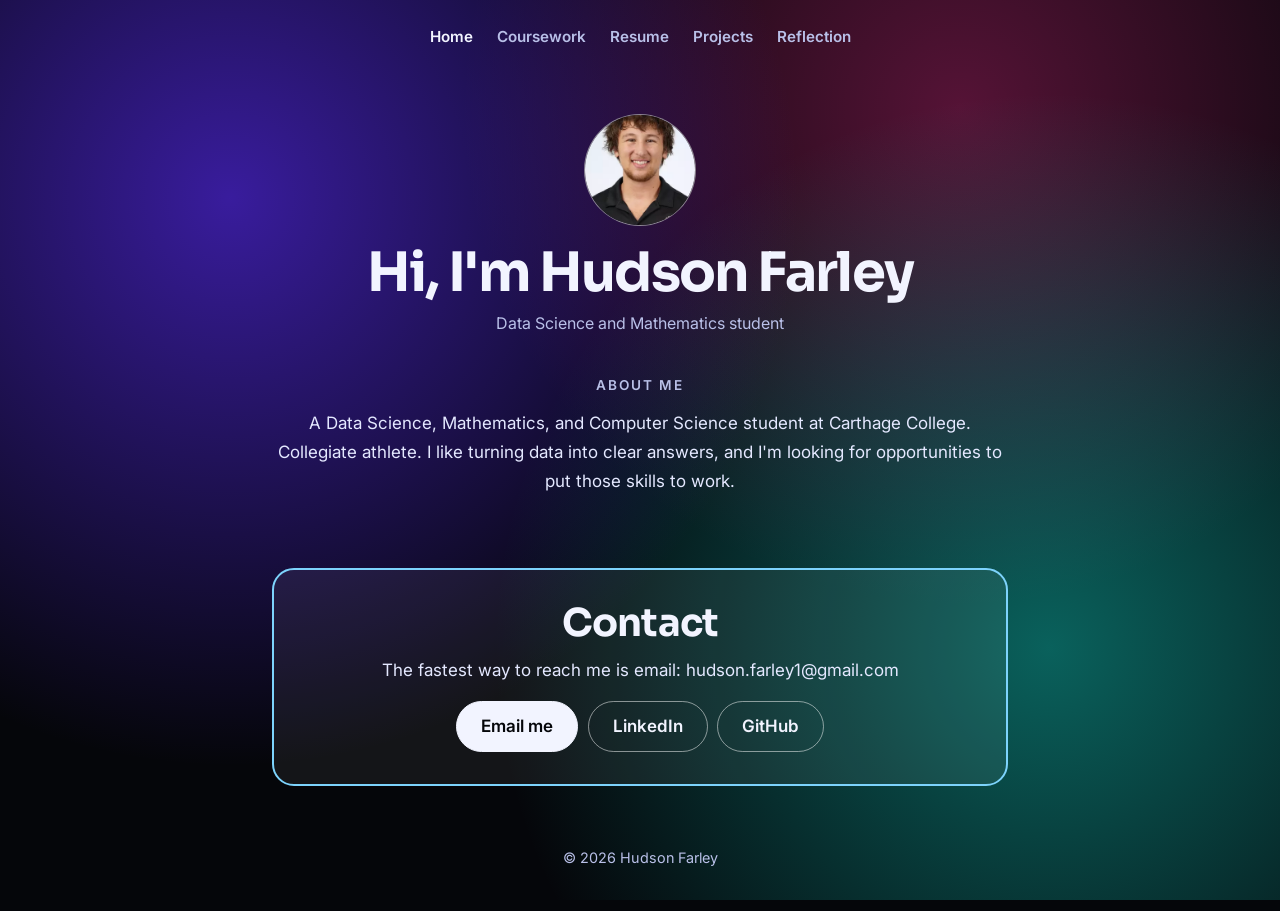
<file: index.html>
<!DOCTYPE html>
<html lang="en">
<head>
<meta charset="utf-8">
<meta name="viewport" content="width=device-width, initial-scale=1">
<title>Hudson Farley | Portfolio</title>
<meta name="description" content="Hudson Farley: about me and contact information.">
<link rel="stylesheet" href="assets/style.css?v=3">
<style>
  .portrait{width:9rem;aspect-ratio:1;border-radius:50%;overflow:hidden;border:1px dashed var(--line);background:var(--card);margin-bottom:1.75rem}
  .portrait:has(img){border:1px solid var(--line)}
  .portrait img{width:100%;height:100%;object-fit:cover;display:block}
</style>
</head>
<body>
<div class="wrap">

  <nav aria-label="Main">
    <div class="links">
      <a href="index.html" aria-current="page" style="color:var(--ink)">Home</a>
      <a href="coursework.html">Coursework</a>
      <a href="resume.html">Resume</a>
      <a href="projects.html">Projects</a>
      <a href="reflection.html">Reflection</a>
    </div>
  </nav>

  <header class="hero">
    <div class="portrait"><img src="images/portrait.png" alt="Photo of Hudson Farley" onerror="this.remove()"></div>
    <h1>Hi, I'm <span>Hudson Farley</span></h1>
  </header>

  <main>
    <section id="about">
      <h2>About me</h2>
      <p>A Data Science, Mathematics, and Computer Science student at Carthage College. Collegiate athlete. I like turning data into clear answers, and I'm looking for opportunities to put those skills to work.</p>
    </section>

    <section id="contact">
      <div class="feature">
        <h2>Contact</h2>
        <p>The fastest way to reach me is email: hudson.farley1@gmail.com</p>
        <div class="btns">
          <a class="btn primary" href="https://mail.google.com/mail/?view=cm&amp;fs=1&amp;to=hudson.farley1@gmail.com" target="_blank" rel="noopener">Email me</a>
          <a class="btn" href="https://www.linkedin.com/in/hudson-farley-6917283b4/">LinkedIn</a>
          <a class="btn" href="https://github.com/hdsn-frly">GitHub</a>
        </div>
      </div>
    </section>
  </main>

  <footer>&copy; 2026 Hudson Farley</footer>
</div>
</body>
</html>
</file>
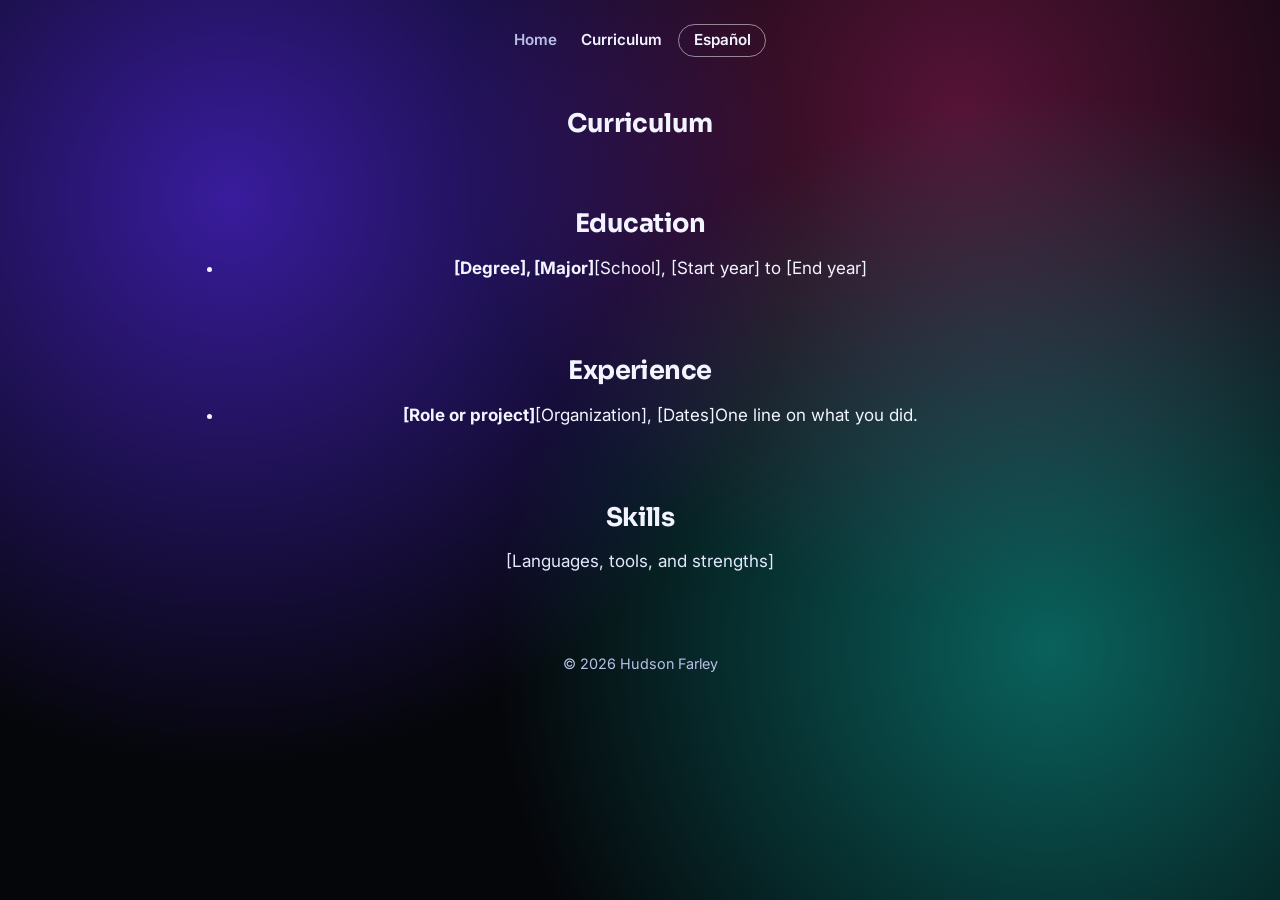
<file: cirriculum.html>
<!DOCTYPE html>
<html lang="en">
<head>
<meta charset="utf-8">
<meta name="viewport" content="width=device-width, initial-scale=1">
<title>Curriculum | Hudson Farley</title>
<meta name="description" content="Hudson Farley: education, experience, and skills.">
<link rel="stylesheet" href="assets/style.css?v=3">
</head>
<body>
<div class="wrap">

  <nav aria-label="Main">
    <div class="links">
      <a href="index.html">Home</a>
      <a href="curriculum.html" aria-current="page" style="color:var(--ink)">Curriculum</a>
    </div>
    <a class="lang" href="es/curriculum.html" hreflang="es" lang="es">Español</a>
  </nav>

  <main>
    <section>
      <h2>Curriculum</h2>
    </section>

    <section id="education">
      <h2>Education</h2>
      <ul class="timeline">
        <li><b>[Degree], [Major]</b><span>[School], [Start year] to [End year]</span></li>
      </ul>
    </section>

    <section id="experience">
      <h2>Experience</h2>
      <ul class="timeline">
        <li><b>[Role or project]</b><span>[Organization], [Dates]</span>One line on what you did.</li>
      </ul>
    </section>

    <section id="skills">
      <h2>Skills</h2>
      <p>[Languages, tools, and strengths]</p>
    </section>
  </main>

  <footer>&copy; 2026 Hudson Farley</footer>
</div>
</body>
</html>
</file>
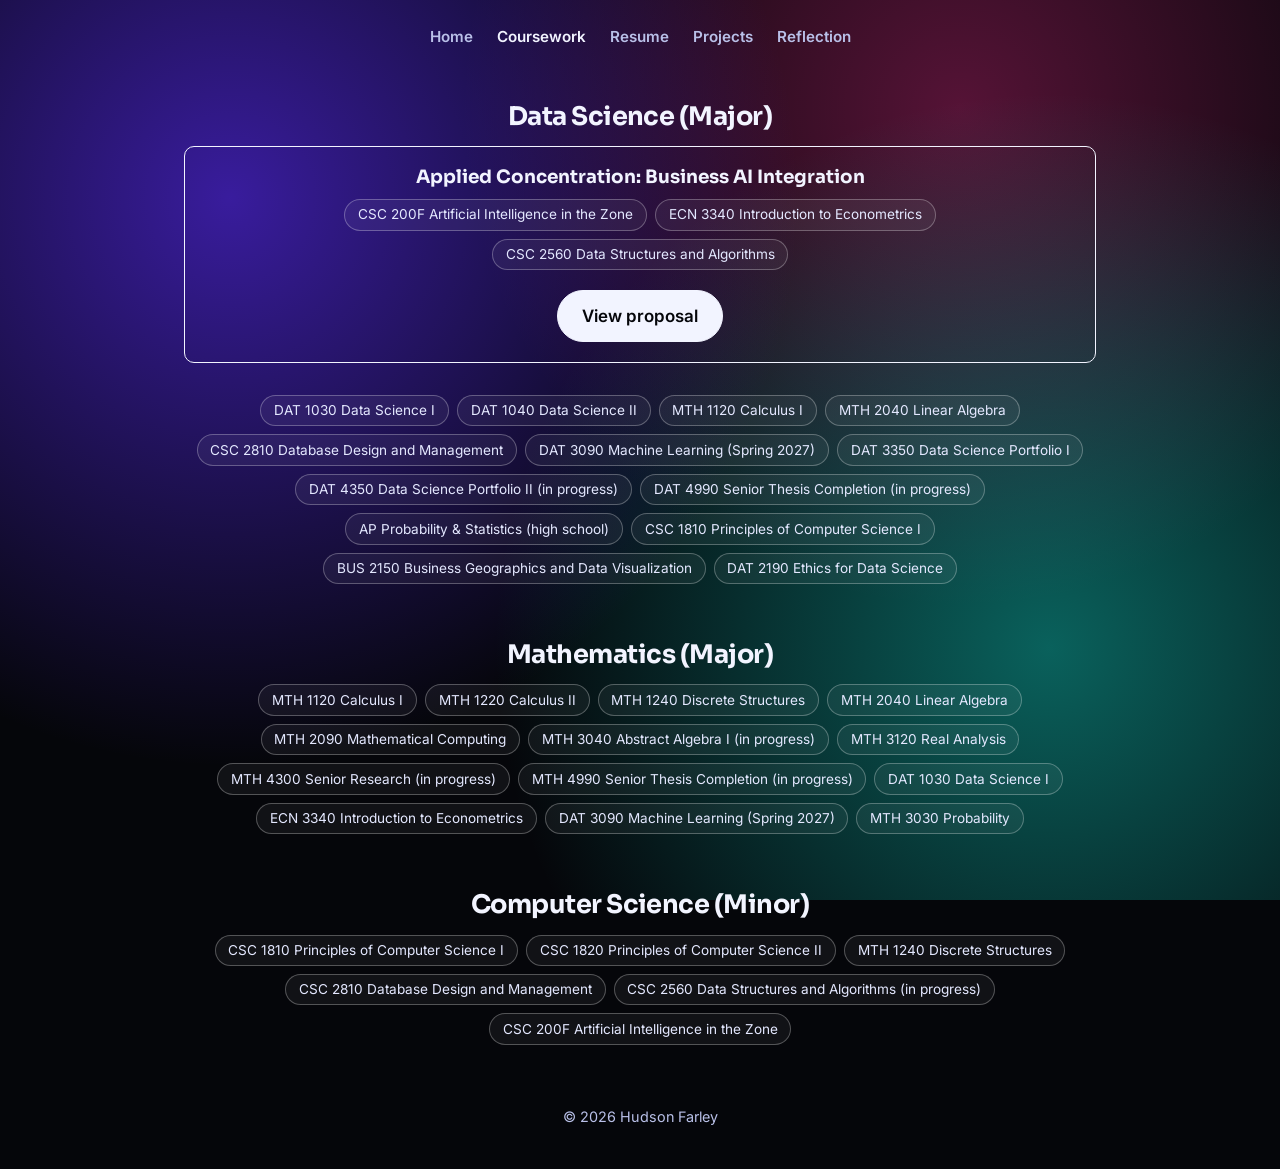
<file: coursework.html>
<!DOCTYPE html>
<html lang="en">
<head>
<meta charset="utf-8">
<meta name="viewport" content="width=device-width, initial-scale=1">
<title>Coursework | Hudson Farley</title>
<meta name="description" content="Hudson Farley: coursework in data science, mathematics, and computer science.">
<link rel="stylesheet" href="assets/style.css?v=3">
</head>
<body>
<div class="wrap">

  <nav aria-label="Main">
    <div class="links">
      <a href="index.html">Home</a>
      <a href="coursework.html" aria-current="page" style="color:var(--ink)">Coursework</a>
      <a href="resume.html">Resume</a>
      <a href="projects.html">Projects</a>
      <a href="reflection.html">Reflection</a>
    </div>
  </nav>

  <main>
    <section>
      <h2>Data Science (Major)</h2>

      <!-- Applied Concentration -->
      <div style="border:1px solid var(--ink); border-radius:10px; padding:1.25rem; margin:1rem 0 2rem;">
        <h3 style="margin:0 0 .75rem; font-size:1.15rem">
          Applied Concentration: Business AI Integration
        </h3>
        <ul class="tags">
          <li>CSC 200F Artificial Intelligence in the Zone</li>
          <li>ECN 3340 Introduction to Econometrics</li>
          <li>CSC 2560 Data Structures and Algorithms</li>
        </ul>
        <div class="btns" style="margin-top:1.25rem">
          <a class="btn primary" href="assets/proposal.pdf">View proposal</a>
        </div>
      </div>

      <ul class="tags">
        <li>DAT 1030 Data Science I</li>
        <li>DAT 1040 Data Science II</li>
        <li>MTH 1120 Calculus I</li>
        <li>MTH 2040 Linear Algebra</li>
        <li>CSC 2810 Database Design and Management</li>
        <li>DAT 3090 Machine Learning (Spring 2027)</li>
        <li>DAT 3350 Data Science Portfolio I</li>
        <li>DAT 4350 Data Science Portfolio II (in progress)</li>
        <li>DAT 4990 Senior Thesis Completion (in progress)</li>
        <li>AP Probability &amp; Statistics (high school)</li>
        <li>CSC 1810 Principles of Computer Science I</li>
        <li>BUS 2150 Business Geographics and Data Visualization</li>
        <li>DAT 2190 Ethics for Data Science</li>
      </ul>
    </section>

    <section>
      <h2>Mathematics (Major)</h2>
      <ul class="tags">
        <li>MTH 1120 Calculus I</li>
        <li>MTH 1220 Calculus II</li>
        <li>MTH 1240 Discrete Structures</li>
        <li>MTH 2040 Linear Algebra</li>
        <li>MTH 2090 Mathematical Computing</li>
        <li>MTH 3040 Abstract Algebra I (in progress)</li>
        <li>MTH 3120 Real Analysis</li>
        <li>MTH 4300 Senior Research (in progress)</li>
        <li>MTH 4990 Senior Thesis Completion (in progress)</li>
        <li>DAT 1030 Data Science I</li>
        <li>ECN 3340 Introduction to Econometrics</li>
        <li>DAT 3090 Machine Learning (Spring 2027)</li>
        <li>MTH 3030 Probability</li>
      </ul>
    </section>

    <section>
      <h2>Computer Science (Minor)</h2>
      <ul class="tags">
        <li>CSC 1810 Principles of Computer Science I</li>
        <li>CSC 1820 Principles of Computer Science II</li>
        <li>MTH 1240 Discrete Structures</li>
        <li>CSC 2810 Database Design and Management</li>
        <li>CSC 2560 Data Structures and Algorithms (in progress)</li>
        <li>CSC 200F Artificial Intelligence in the Zone</li>
      </ul>
    </section>
  </main>

  <footer>&copy; 2026 Hudson Farley</footer>
</div>
</body>
</html>
</file>
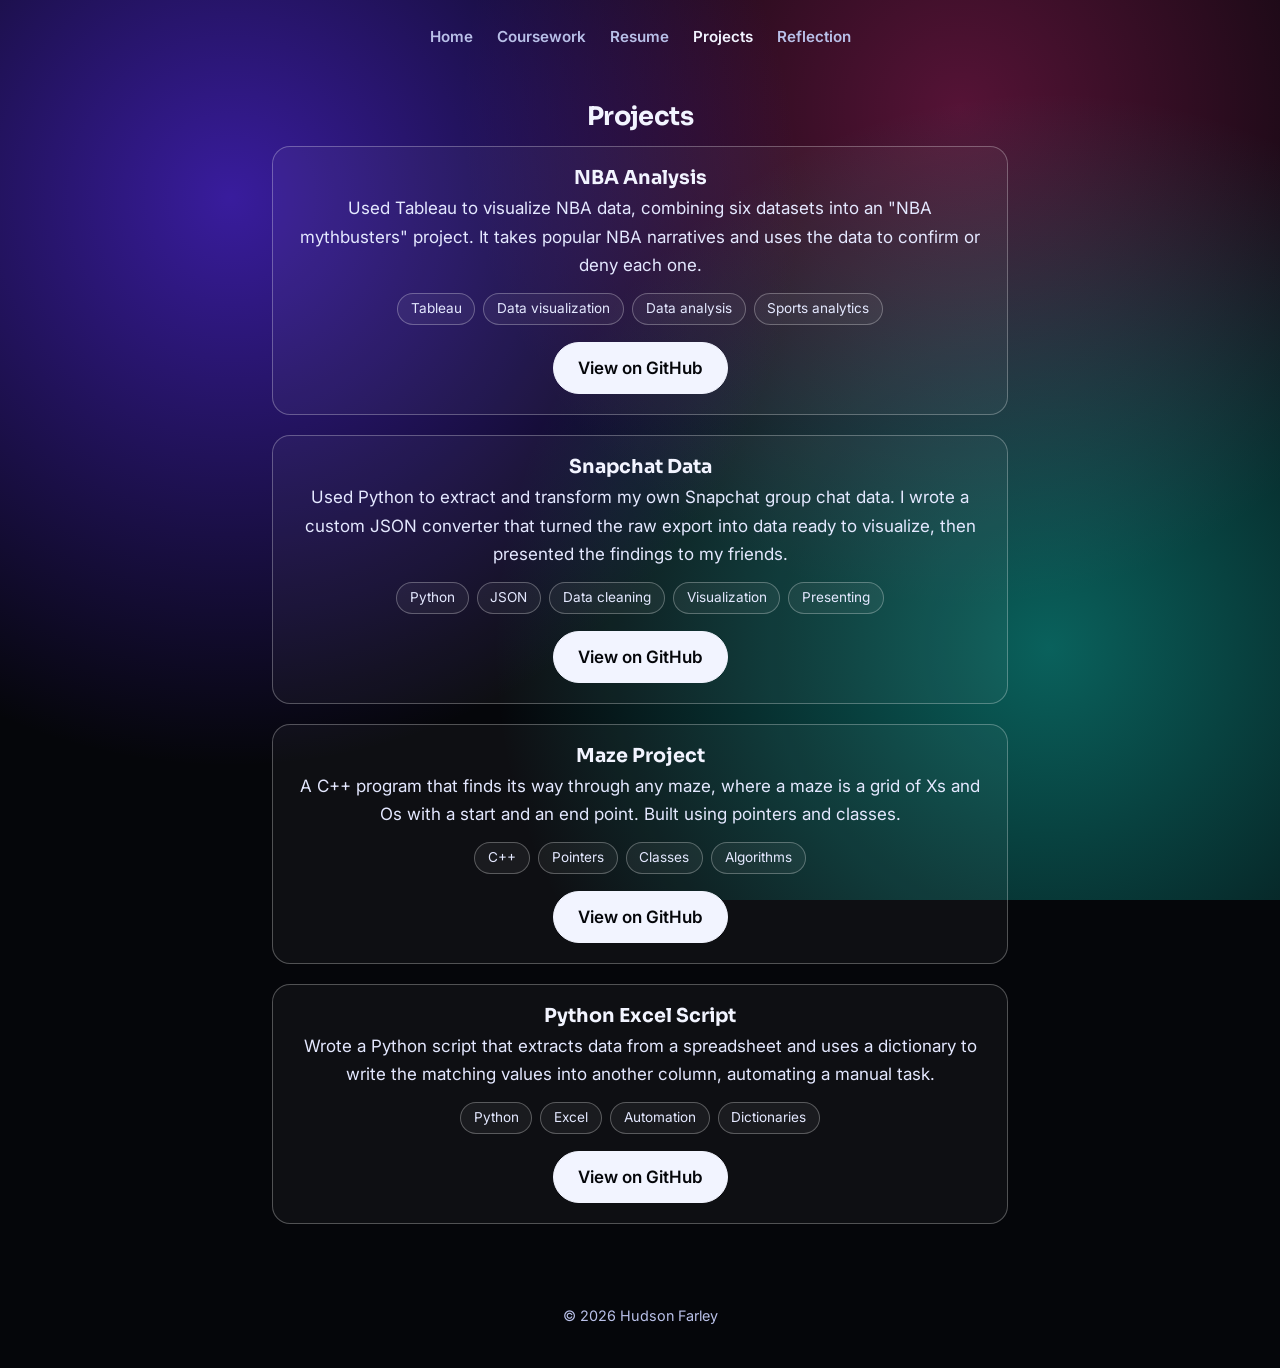
<file: projects.html>
<!DOCTYPE html>
<html lang="en">
<head>
<meta charset="utf-8">
<meta name="viewport" content="width=device-width, initial-scale=1">
<title>Projects | Hudson Farley</title>
<meta name="description" content="Hudson Farley's projects.">
<link rel="stylesheet" href="assets/style.css?v=3">
<style>
  .proj{max-width:36rem;margin:0 auto 1.25rem;padding:1.25rem 1.5rem;border:1px solid rgba(255,255,255,.28);border-radius:18px;background:rgba(255,255,255,.04)}
  .proj h3{font-size:1.2rem;margin:0 0 .35rem}
  .proj p{margin:0 0 .8rem}
</style>
</head>
<body>
<div class="wrap">

  <nav aria-label="Main">
    <div class="links">
      <a href="index.html">Home</a>
      <a href="coursework.html">Coursework</a>
      <a href="resume.html">Resume</a>
      <a href="projects.html" aria-current="page" style="color:var(--ink)">Projects</a>
      <a href="reflection.html">Reflection</a>
    </div>
  </nav>

  <main>
    <section>
      <h2>Projects</h2>

      <article class="proj">
        <h3>NBA Analysis</h3>
        <p>Used Tableau to visualize NBA data, combining six datasets into an "NBA mythbusters" project. It takes popular NBA narratives and uses the data to confirm or deny each one.</p>
        <ul class="tags"><li>Tableau</li><li>Data visualization</li><li>Data analysis</li><li>Sports analytics</li></ul>
        <div class="btns" style="margin-top:1.1rem">
          <a class="btn primary" href="https://github.com/hdsn-frly/NBA-Analysis" target="_blank" rel="noopener">View on GitHub</a>        </div>
      </article>

      <article class="proj">
        <h3>Snapchat Data</h3>
        <p>Used Python to extract and transform my own Snapchat group chat data. I wrote a custom JSON converter that turned the raw export into data ready to visualize, then presented the findings to my friends.</p>
        <ul class="tags"><li>Python</li><li>JSON</li><li>Data cleaning</li><li>Visualization</li><li>Presenting</li></ul>
        <div class="btns" style="margin-top:1.1rem">
          <a class="btn primary" href="https://github.com/hdsn-frly/SnapchatProject" target="_blank" rel="noopener">View on GitHub</a>        </div>
      </article>

      <article class="proj">
        <h3>Maze Project</h3>
        <p>A C++ program that finds its way through any maze, where a maze is a grid of Xs and Os with a start and an end point. Built using pointers and classes.</p>
        <ul class="tags"><li>C++</li><li>Pointers</li><li>Classes</li><li>Algorithms</li></ul>
        <div class="btns" style="margin-top:1.1rem">
          <a class="btn primary" href="https://github.com/hdsn-frly/Maze-Project" target="_blank" rel="noopener">View on GitHub</a>        </div>
      </article>

      <article class="proj">
        <h3>Python Excel Script</h3>
        <p>Wrote a Python script that extracts data from a spreadsheet and uses a dictionary to write the matching values into another column, automating a manual task.</p>
        <ul class="tags"><li>Python</li><li>Excel</li><li>Automation</li><li>Dictionaries</li></ul>
         <div class="btns" style="margin-top:1.1rem">
          <a class="btn primary" href="https://github.com/hdsn-frly/Python-Excel-Script" target="_blank" rel="noopener">View on GitHub</a>        </div>
      </article>
    </section>
  </main>

  <footer>&copy; 2026 Hudson Farley</footer>
</div>
</body>
</html>
</file>
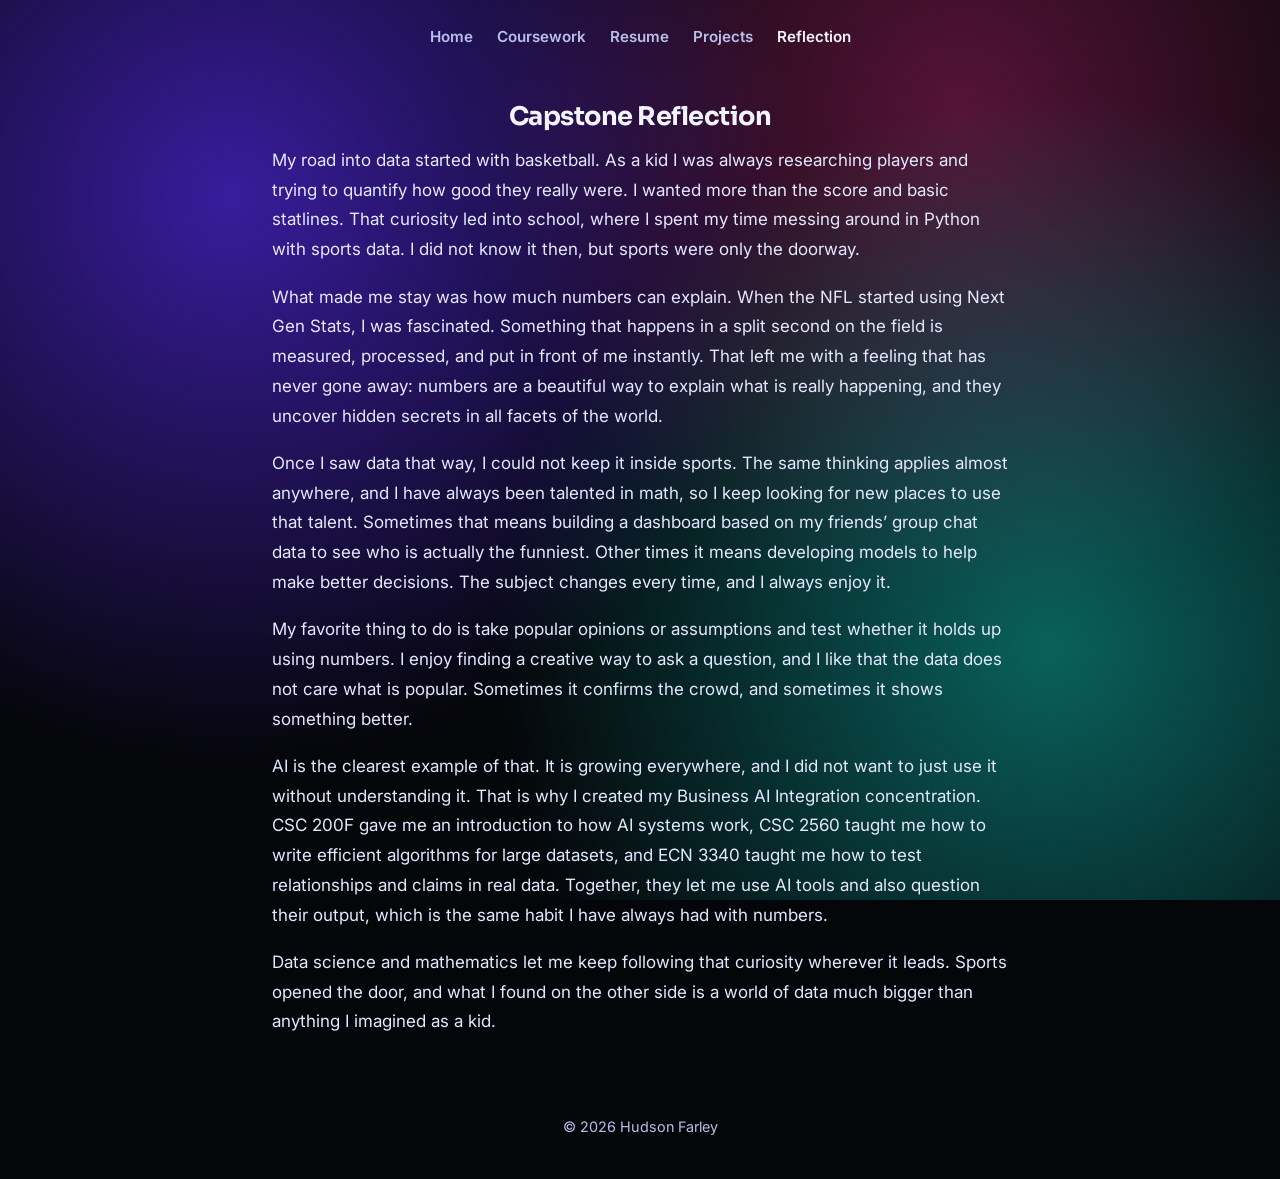
<file: reflection.html>
<!DOCTYPE html>
<html lang="en">
<head>
<meta charset="utf-8">
<meta name="viewport" content="width=device-width, initial-scale=1">
<title>Capstone Reflection | Hudson Farley</title>
<meta name="description" content="Hudson Farley's capstone reflection.">
<link rel="stylesheet" href="assets/style.css?v=3">
<style>
  .essay{max-width:36rem;margin:0 auto;text-align:left}
  .essay p{max-width:none;margin:0 0 1.1rem;line-height:1.75}
</style>
</head>
<body>
<div class="wrap">

  <nav aria-label="Main">
    <div class="links">
      <a href="index.html">Home</a>
      <a href="coursework.html">Coursework</a>
      <a href="resume.html">Resume</a>
      <a href="projects.html">Projects</a>
      <a href="reflection.html" aria-current="page" style="color:var(--ink)">Reflection</a>
    </div>
  </nav>

  <main>
    <section>
      <h2>Capstone Reflection</h2>
        <article class="essay">
        <p>My road into data started with basketball. As a kid I was always researching players and trying to quantify how good they really were. I wanted more than the score and basic statlines. That curiosity led into school, where I spent my time messing around in Python with sports data. I did not know it then, but sports were only the doorway.</p>

        <p>What made me stay was how much numbers can explain. When the NFL started using Next Gen Stats, I was fascinated. Something that happens in a split second on the field is measured, processed, and put in front of me instantly. That left me with a feeling that has never gone away: numbers are a beautiful way to explain what is really happening, and they uncover hidden secrets in all facets of the world.</p>

        <p>Once I saw data that way, I could not keep it inside sports. The same thinking applies almost anywhere, and I have always been talented in math, so I keep looking for new places to use that talent. Sometimes that means building a dashboard based on my friends’ group chat data to see who is actually the funniest. Other times it means developing models to help make better decisions. The subject changes every time, and I always enjoy it.</p>

        <p>My favorite thing to do is take popular opinions or assumptions and test whether it holds up using numbers. I enjoy finding a creative way to ask a question, and I like that the data does not care what is popular. Sometimes it confirms the crowd, and sometimes it shows something better.</p>

        <p>AI is the clearest example of that. It is growing everywhere, and I did not want to just use it without understanding it. That is why I created my Business AI Integration concentration. CSC 200F gave me an introduction to how AI systems work, CSC 2560 taught me how to write efficient algorithms for large datasets, and ECN 3340 taught me how to test relationships and claims in real data. Together, they let me use AI tools and also question their output, which is the same habit I have always had with numbers.</p>

        <p>Data science and mathematics let me keep following that curiosity wherever it leads. Sports opened the door, and what I found on the other side is a world of data much bigger than anything I imagined as a kid.</p>
        </article>
    </section>
  </main>

  <footer>&copy; 2026 Hudson Farley</footer>
</div>
</body>
</html>
</file>
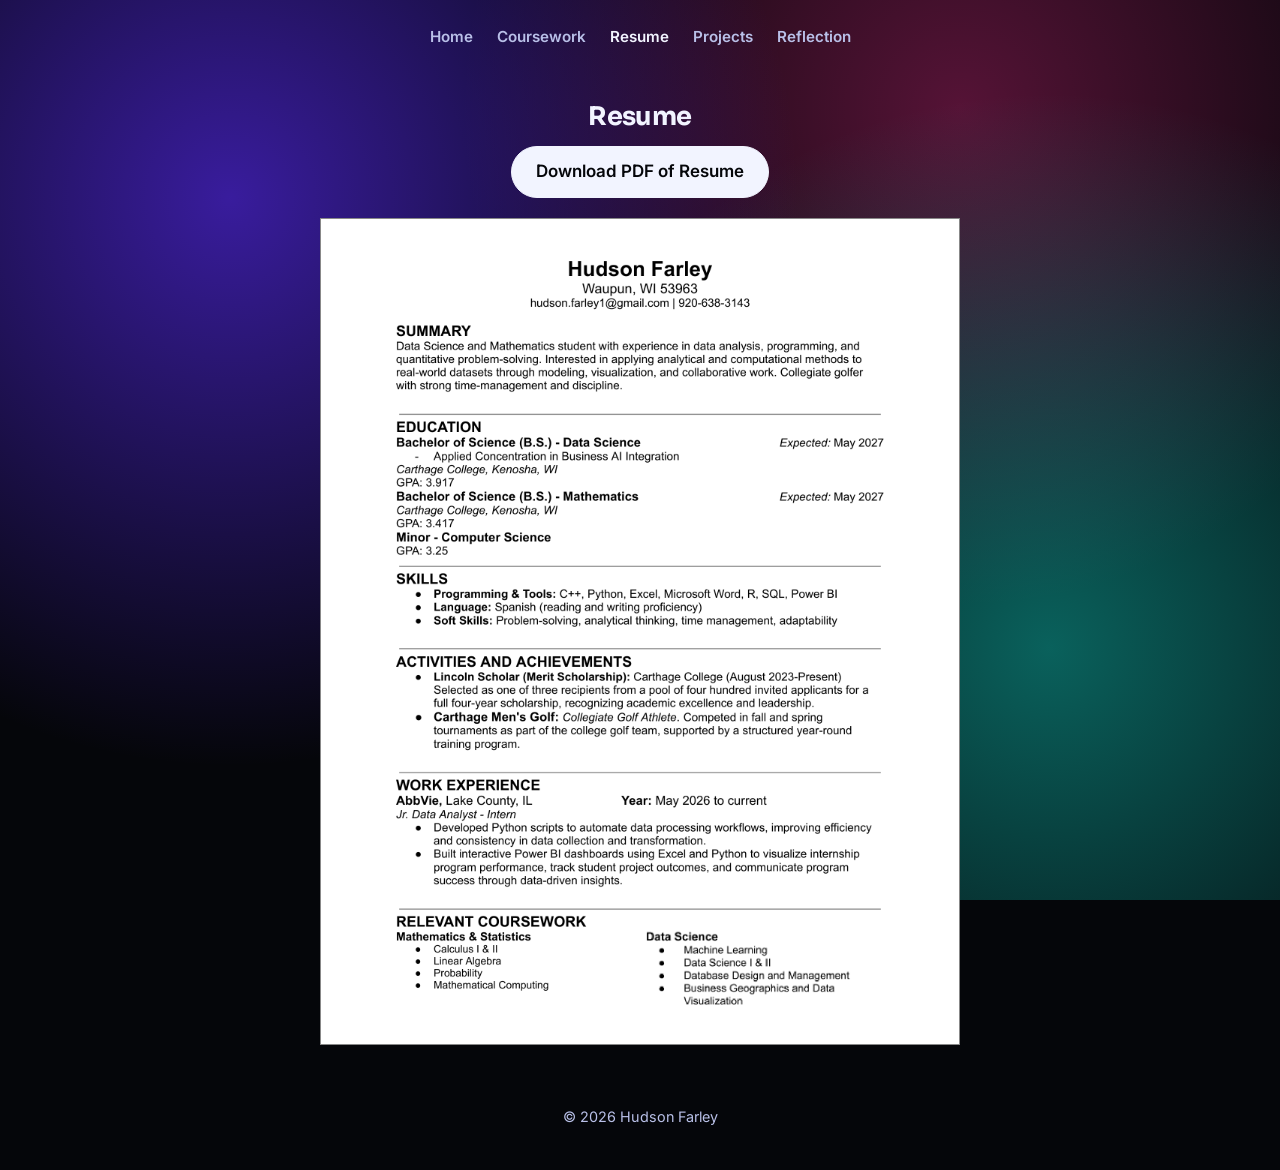
<file: resume.html>
<!DOCTYPE html>
<html lang="en">
<head>
<meta charset="utf-8">
<meta name="viewport" content="width=device-width, initial-scale=1">
<title>Resume | Hudson Farley</title>
<meta name="description" content="Hudson Farley's resume.">
<link rel="stylesheet" href="assets/style.css?v=3">
</head>
<body>
<div class="wrap">

  <nav aria-label="Main">
    <div class="links">
      <a href="index.html">Home</a>
      <a href="coursework.html">Coursework</a>
      <a href="resume.html" aria-current="page" style="color:var(--ink)">Resume</a>
      <a href="projects.html">Projects</a>
      <a href="reflection.html">Reflection</a>
    </div>
  </nav>

  <main>
    <section>
      <h2>Resume</h2>
      <div class="btns">
        <a class="btn primary" href="assets/resume.pdf" download="Hudson_Farley_Resume.pdf">Download PDF of Resume</a>
      </div>
      <img src="assets/resume.png" alt="Hudson Farley's resume" style="display:block;width:100%;max-width:640px;height:auto;margin-top:20px;border:1px solid #888">
    </section>
  </main>

  <footer>&copy; 2026 Hudson Farley</footer>
</div>
</body>
</html>
</file>
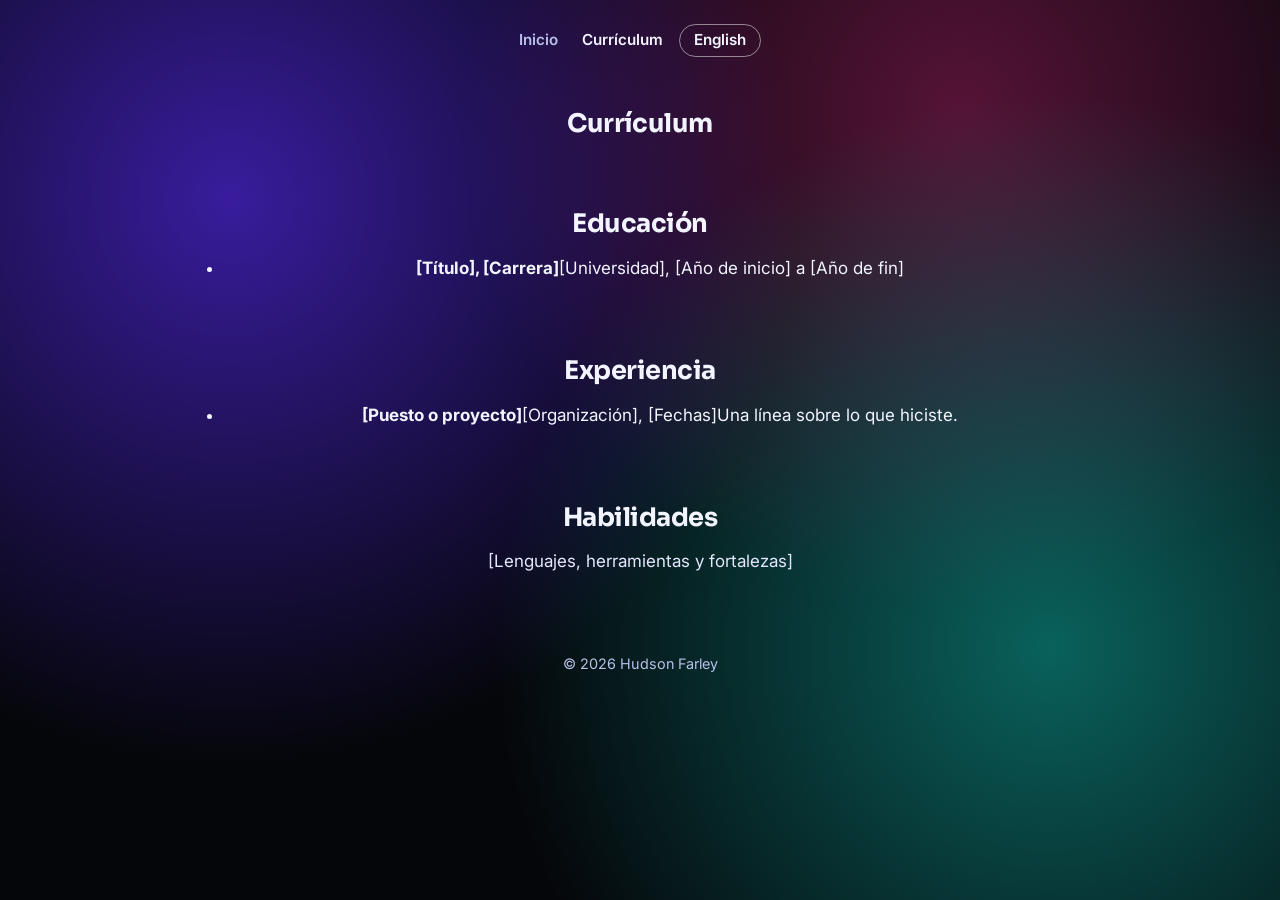
<file: es/esCirriculum.html>
<!DOCTYPE html>
<html lang="es">
<head>
<meta charset="utf-8">
<meta name="viewport" content="width=device-width, initial-scale=1">
<title>Currículum | Hudson Farley</title>
<meta name="description" content="Hudson Farley: educación, experiencia y habilidades.">
<link rel="stylesheet" href="../assets/style.css?v=3">
</head>
<body>
<div class="wrap">

  <nav aria-label="Principal">
    <div class="links">
      <a href="index.html">Inicio</a>
      <a href="curriculum.html" aria-current="page" style="color:var(--ink)">Currículum</a>
    </div>
    <a class="lang" href="../curriculum.html" hreflang="en" lang="en">English</a>
  </nav>

  <main>
    <section>
      <h2>Currículum</h2>
    </section>

    <section id="education">
      <h2>Educación</h2>
      <ul class="timeline">
        <li><b>[Título], [Carrera]</b><span>[Universidad], [Año de inicio] a [Año de fin]</span></li>
      </ul>
    </section>

    <section id="experience">
      <h2>Experiencia</h2>
      <ul class="timeline">
        <li><b>[Puesto o proyecto]</b><span>[Organización], [Fechas]</span>Una línea sobre lo que hiciste.</li>
      </ul>
    </section>

    <section id="skills">
      <h2>Habilidades</h2>
      <p>[Lenguajes, herramientas y fortalezas]</p>
    </section>
  </main>

  <footer>&copy; 2026 Hudson Farley</footer>
</div>
</body>
</html>
</file>
<file: assets/style.css>
@import url('https://fonts.googleapis.com/css2?family=Sora:wght@600;700&family=Inter:wght@400;600&display=swap');

:root{
  color-scheme:dark;
  --ink:#F2F4FF; --muted:#B9C0E8; --line:rgba(255,255,255,.5);
  --card:rgba(5,6,10,.5); --accent:#7DD3FC;
}
*{box-sizing:border-box}
html{scroll-behavior:smooth;min-height:100%;background:
  radial-gradient(circle at 18% 22%,rgba(91,43,255,.6),transparent 45%),
  radial-gradient(circle at 82% 72%,rgba(15,208,192,.45),transparent 45%),
  radial-gradient(circle at 75% 12%,rgba(255,46,147,.32),transparent 40%),
  #05060A;background-attachment:fixed}
body{margin:0;color:var(--ink);font:400 1.0625rem/1.7 Inter,system-ui,sans-serif;-webkit-font-smoothing:antialiased}
a{color:inherit}
:focus-visible{outline:2px solid var(--accent);outline-offset:3px;border-radius:6px}
.wrap{max-width:60rem;margin:0 auto;padding:0 1.5rem}
h1,h2,h3{font-family:Sora,system-ui,sans-serif;margin:0;line-height:1.1}
p{max-width:46rem;margin:0 auto 1rem;color:#E4E8FF}

/* nav */
nav{display:flex;justify-content:center;align-items:center;flex-wrap:wrap;gap:.75rem 1rem;padding:1.5rem 0}
nav .links{display:flex;justify-content:center;gap:1.5rem;flex-wrap:wrap}
nav a{text-decoration:none;font-size:.95rem;font-weight:600;color:var(--muted)}
nav a[aria-current="page"]{color:var(--ink)}
nav a.lang{color:var(--ink);border:1px solid var(--line);border-radius:99px;padding:.15rem .9rem}

/* hero: picture, name, tagline */
.hero{display:flex;flex-direction:column;align-items:center;text-align:center;padding:2.5rem 0 1rem}
.hero .portrait{width:112px;height:112px;margin:0;border-radius:50%;border:1px solid var(--line);background:var(--card);overflow:hidden;display:flex;align-items:center;justify-content:center;font:600 1.9rem Sora,sans-serif}
.hero .portrait:empty::after{content:"HF"}
.hero .portrait img{width:100%;height:100%;object-fit:cover;display:block}
.hero h1{margin-top:1.1rem;font-size:clamp(2.4rem,8vw,3.4rem);font-weight:700;letter-spacing:-.03em}
.hero h1::after{content:"Data Science and Mathematics student";display:block;margin-top:.6rem;font:400 1rem Inter,system-ui,sans-serif;letter-spacing:0;color:var(--muted)}
html[lang="es"] .hero h1::after{content:"Estudiante de Ciencia de Datos y Matem\00E1ticas"}

/* sections */
main>section{padding:1.75rem 0;text-align:center}
main h2{font-size:1.6rem;font-weight:700;letter-spacing:-.02em;margin-bottom:1rem}
#about>h2,#contact>h2{font:600 .85rem Inter,system-ui,sans-serif;letter-spacing:.14em;text-transform:uppercase;color:var(--muted)}

/* buttons (no hover effects) */
.btns{display:flex;justify-content:center;gap:.6rem;flex-wrap:wrap}
.btn{display:inline-block;padding:.65rem 1.5rem;border-radius:99px;font-weight:600;text-decoration:none;border:1px solid var(--line);color:var(--ink)}
.btn.primary{background:var(--ink);border-color:var(--ink);color:#05060A}

/* course chips */
.tags{display:flex;justify-content:center;flex-wrap:wrap;gap:.5rem;list-style:none;margin:0;padding:0}
.tags li{padding:.2rem .8rem;border-radius:99px;font-size:.85rem;color:#E4E8FF;border:1px solid rgba(255,255,255,.28);background:rgba(255,255,255,.05)}

/* resume image */
main img{margin-left:auto!important;margin-right:auto!important}

footer{padding:2rem 0 2.5rem;text-align:center;color:var(--muted);font-size:.9rem}
/* wider essay, project cards, and concentration box */
main .essay,main .proj,main .feature{max-width:46rem}

/* boxes */
.feature{max-width:46rem;margin:0 auto;padding:2rem 1.75rem;border:2px solid var(--accent,#7DD3FC);border-radius:22px;background:rgba(255,255,255,.06)}
.feature h2{font-size:clamp(1.8rem,5vw,2.4rem);margin-bottom:.75rem}
.feature p{margin-left:auto;margin-right:auto}
.feature .kicker{margin:0 0 .4rem;font-size:.8rem;font-weight:600;letter-spacing:.14em;text-transform:uppercase;color:var(--accent,#7DD3FC)}
</file>
